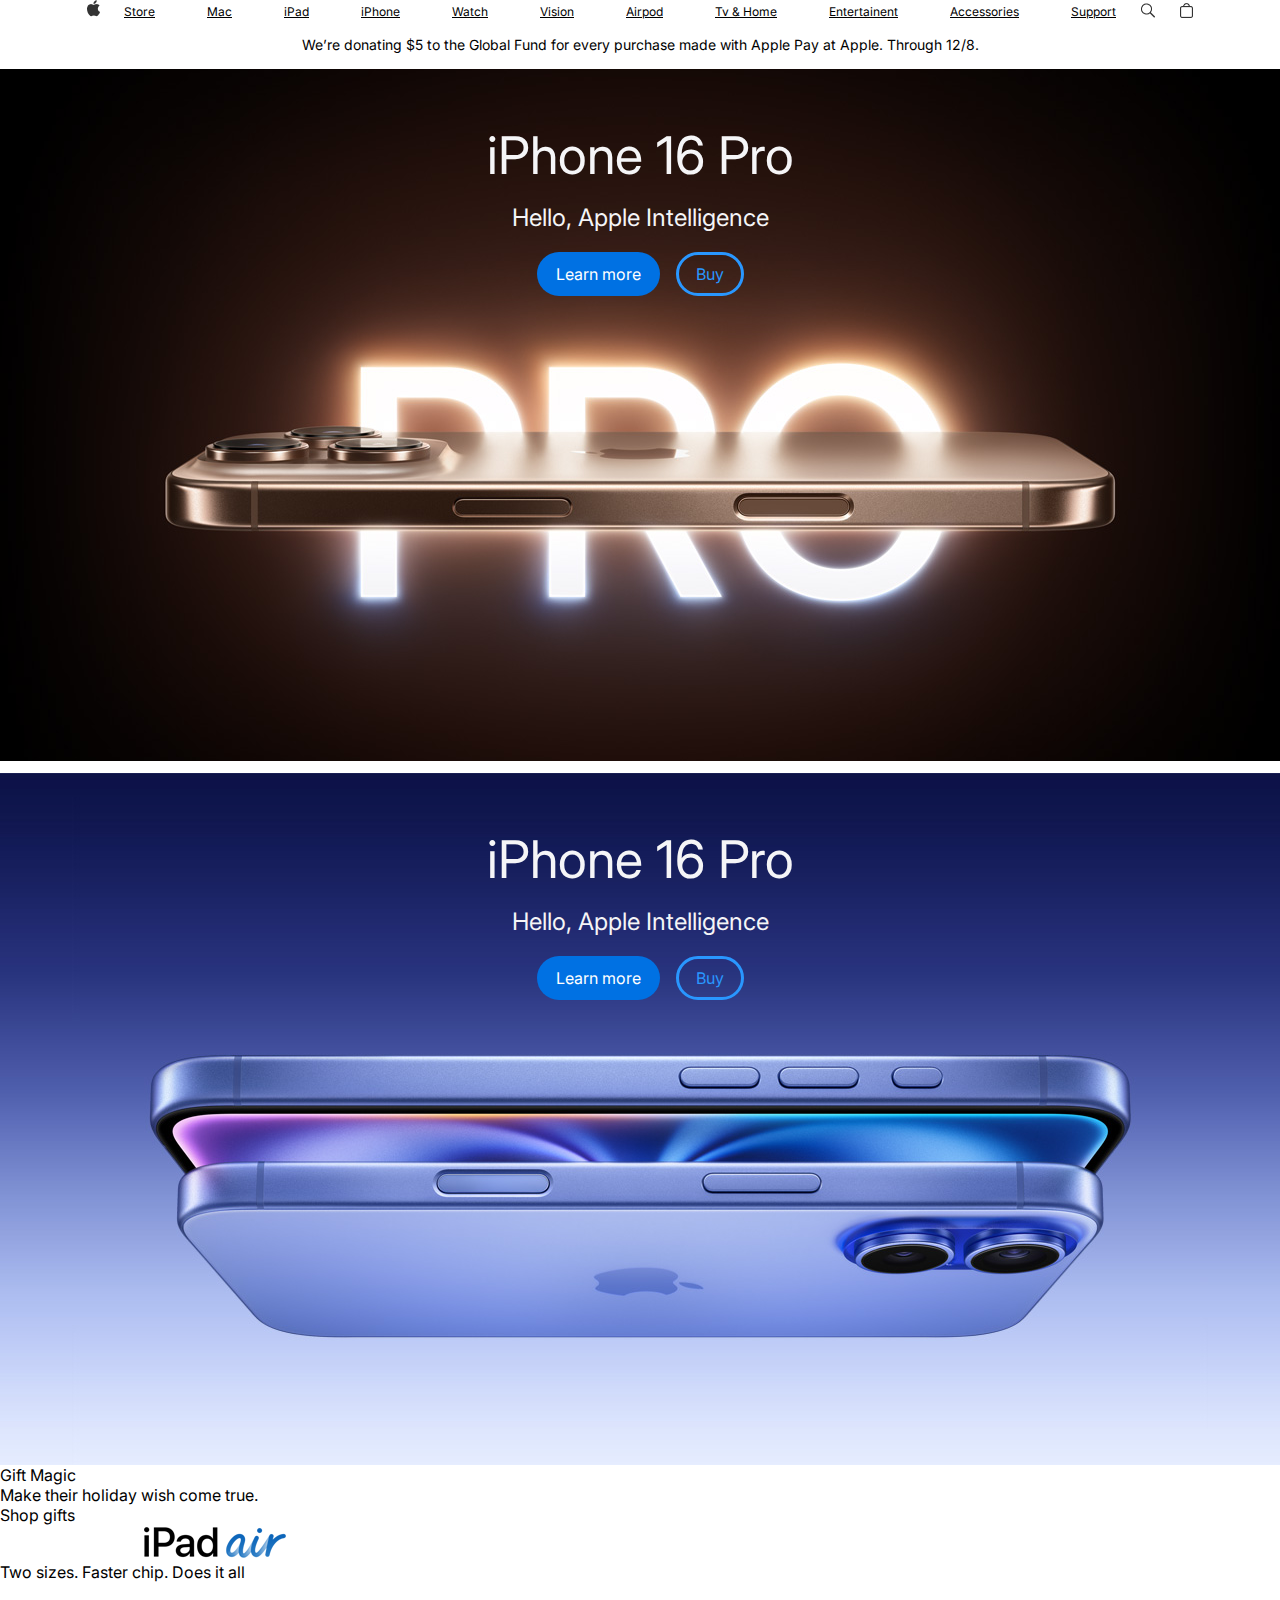
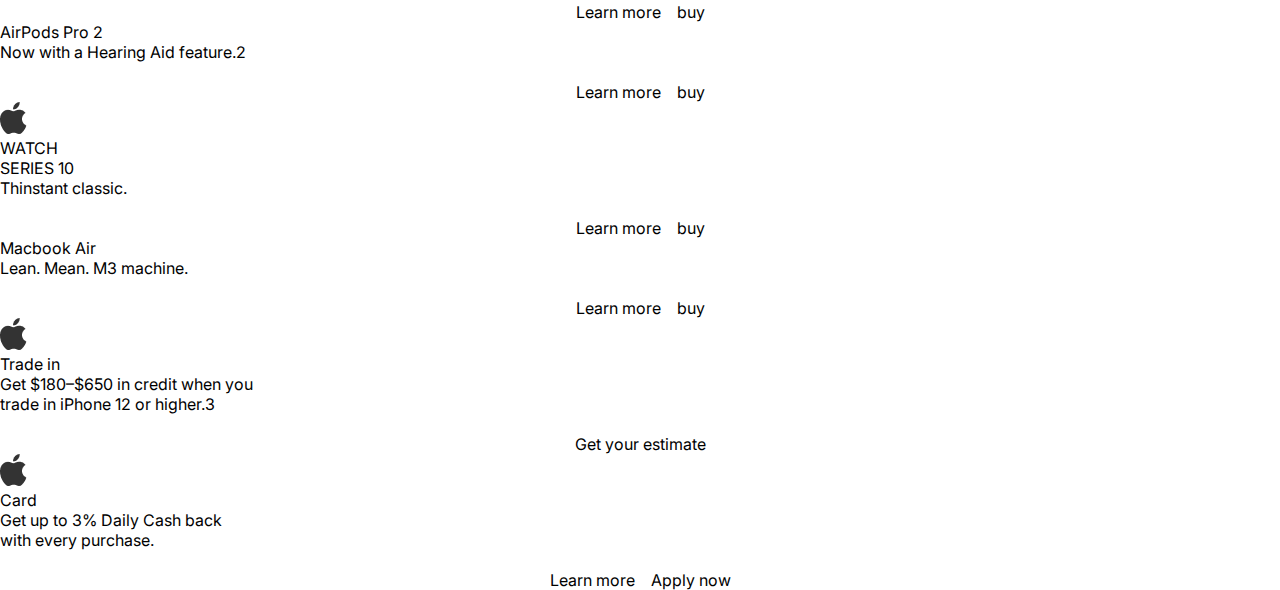
<file: index.html>
<!DOCTYPE html>

<html>

<head>

    <link rel="stylesheet" href="main.css" />

    <link rel="preconnect" href="https://fonts.googleapis.com">
    <link rel="preconnect" href="https://fonts.gstatic.com" crossorigin>
    <link
        href="https://fonts.googleapis.com/css2?family=Bebas+Neue&family=Inter:ital,opsz,wght@0,14..32,100..900;1,14..32,100..900&display=swap"
        rel="stylesheet">

<body>

    <!-- header -->

    <div class="header-vector">


        <div>
            <img class="header-vector" src="images/vc:apple.png">
        </div>

        <div class="menu-container">
            <a class="Menu" href="Store">Store</a>
            <a class="Menu" href="Store">Mac</a>
            <a class="Menu" href="Store">iPad</a>
            <a class="Menu" href="Store">iPhone</a>
            <a class="Menu" href="Store">Watch</a>
            <a class="Menu" href="Store">Vision</a>
            <a class="Menu" href="Store">Airpod</a>
            <a class="Menu" href="Store">Tv & Home</a>
            <a class="Menu" href="Store">Entertainent</a>
            <a class="Menu" href="Store">Accessories</a>
            <a class="Menu" href="Store">Support</a>
        </div>

        <div class="vector-container">
            <div>
                <img class="header-vector" src="images/Vc:search.png">
            </div>
            <div><img class="header-vector" src="images/vc:bag.png"></div>
            <div class="vector-menu"><img src="images/menu.png"></div>
        </div>



    </div>

    <!-- header 2 -->

    <div class="header-2">We’re donating $5 to the Global Fund for every purchase made with Apple Pay at Apple. Through
        12/8.
    </div>

    <!-- HERO -->

    <div class="Hero">

        <div class="iphone_16_pro_headline">iPhone 16 Pro</div>
        <div class="iphone_16_pro_subhead">Hello, Apple Intelligence</div>
        <div class="action_links">
            <div class="button-primary">Learn more</div>
            <div class="button-secondary">Buy</div>
        </div>



    </div>


    <!-- Iphone16 -->

    <div class="iphone_16_background">

        <div class="iphone_16_headline">iPhone 16 Pro</div>
        <div class="iphone_16_subhead">Hello, Apple Intelligence</div>
        <div class="action_links">
            <div class="button-primary-iphone16">Learn more</div>
            <div class="button-secondary-iphone16">Buy</div>
        </div>

    </div>

    </div>

    <!-- GIFT MAGIC -->

    <div class="Gift_magic_background">


        <div class="Gift_magic_headline">Gift Magic</div>
        <div class="Gift_magic_subhead">Make their holiday wish come true.</div>
        <div class="Gift_magic_container">
            <div class="Gift_magic_button">Shop gifts</div>
        </div>




    </div>


    <!-- PRODUCTS -->

    <div class="products">

        <div class="products-items">
            <div class="products-image"><img src="images/Heading 3.png">
            </div>
            <div class="products-items-subhead">Two sizes. Faster chip. Does it all</div>
            <div class="action_links">
                <div class="products-button-primary">Learn more</div>
                <div class="products-button-secondary">buy</div>
            </div>

        </div>

        <div class="products-items">
            <div class="products-items-headline">AirPods Pro 2</div>
            <div class="products-items-subhead">Now with a Hearing Aid feature.2</div>
            <div class="action_links">
                <div class="products-button-primary">Learn more</div>
                <div class="products-button-secondary">buy</div>
            </div>
        </div>

        <div class="products-items">
            <div class="products-items-container">
                <div class="products-image"><img src="images/apple.png"></div>
                <div class="products-items-headline">WATCH</div>
            </div>
            <div class="series10">SERIES 10</div>
            <div class="products-items-subhead">Thinstant classic.</div>
            <div class="action_links">
                <div class="products-button-primary">Learn more</div>
                <div class="products-button-secondary">buy</div>
            </div>
        </div>

        <div class="products-items">
            <div class="products-items-headline">Macbook Air</div>
            <div class="products-items-subhead">Lean. Mean. M3 machine.</div>
            <div class="action_links">
                <div class="products-button-primary">Learn more</div>
                <div class="products-button-secondary">buy</div>
            </div>
        </div>

        <div class="products-items">
            <div class="products-items-container">
                <div class="products-image"><img src="images/apple.png"></div>
                <div class="products-items-headline">Trade in</div>
            </div>
            <div class="products-items-subhead">Get $180–$650 in credit when you
                <br>trade in iPhone 12 or higher.3
            </div>
            <div class="action_links">
                <div class="products-button-primary">Get your estimate</div>
            </div>
        </div>

        <div class="products-items">
            <div class="products-items-container">
                <div class="products-image"><img src="images/apple.png"></div>
                <div class="products-items-headline">Card</div>
            </div>
            <div class="products-items-subhead">Get up to 3% Daily Cash back
                <br>with every purchase.
            </div>
            <div class="action_links">
                <div class="products-button-primary">Learn more</div>
                <div class="products-button-secondary">Apply now</div>
            </div>
        </div>




    </div>











</body>
</head>

</html>
</file>
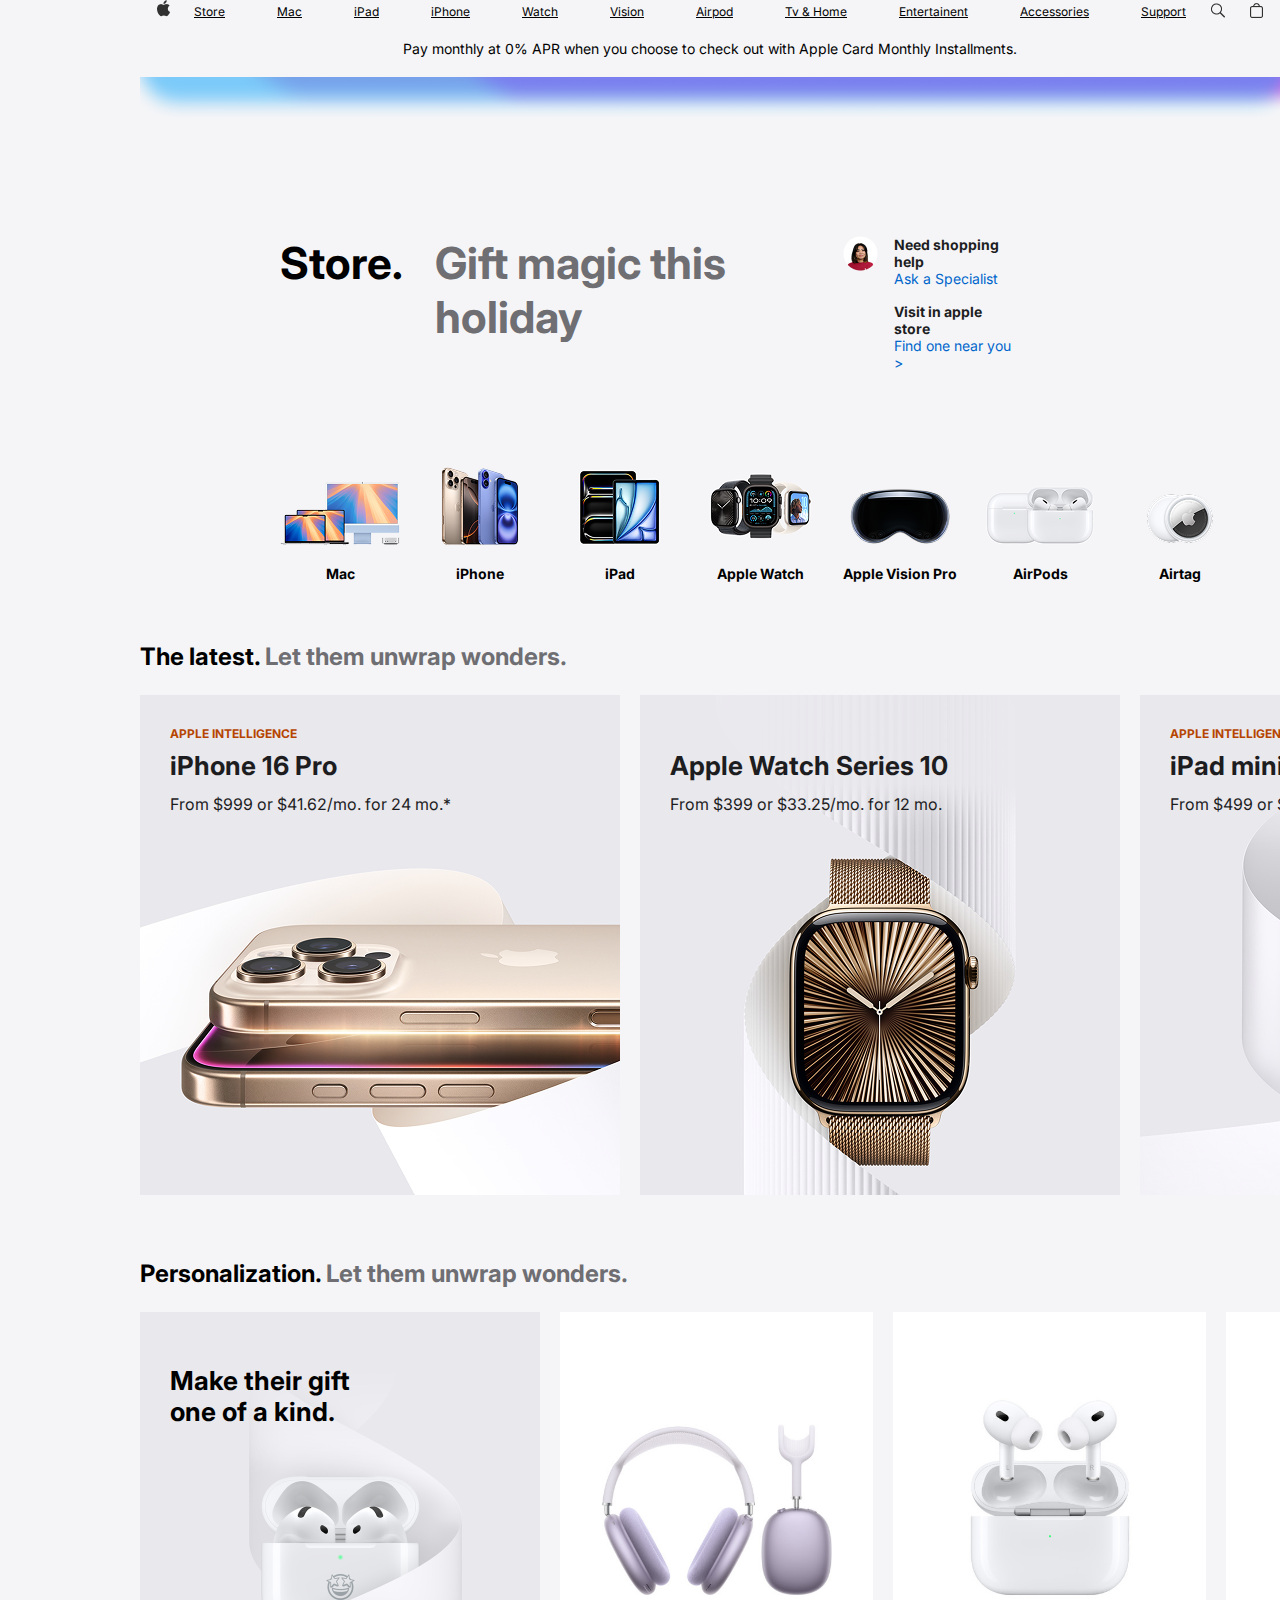
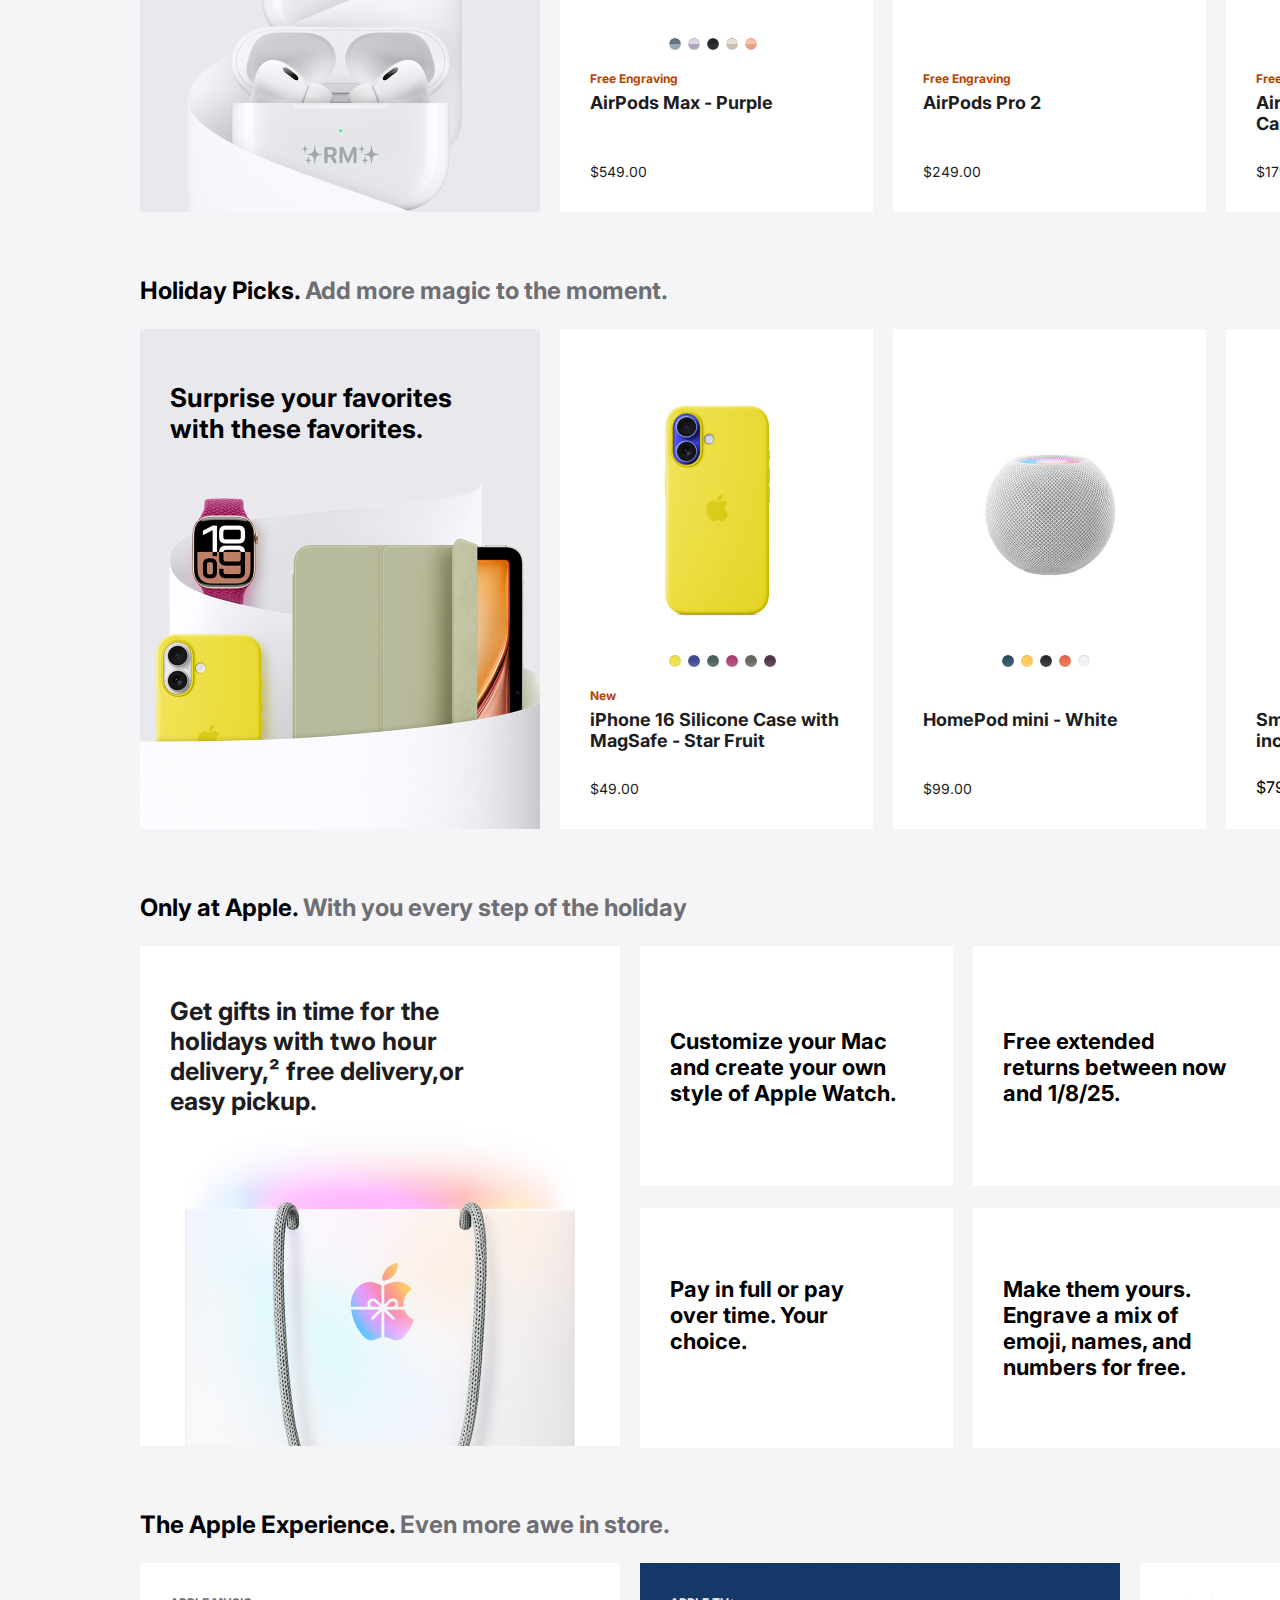
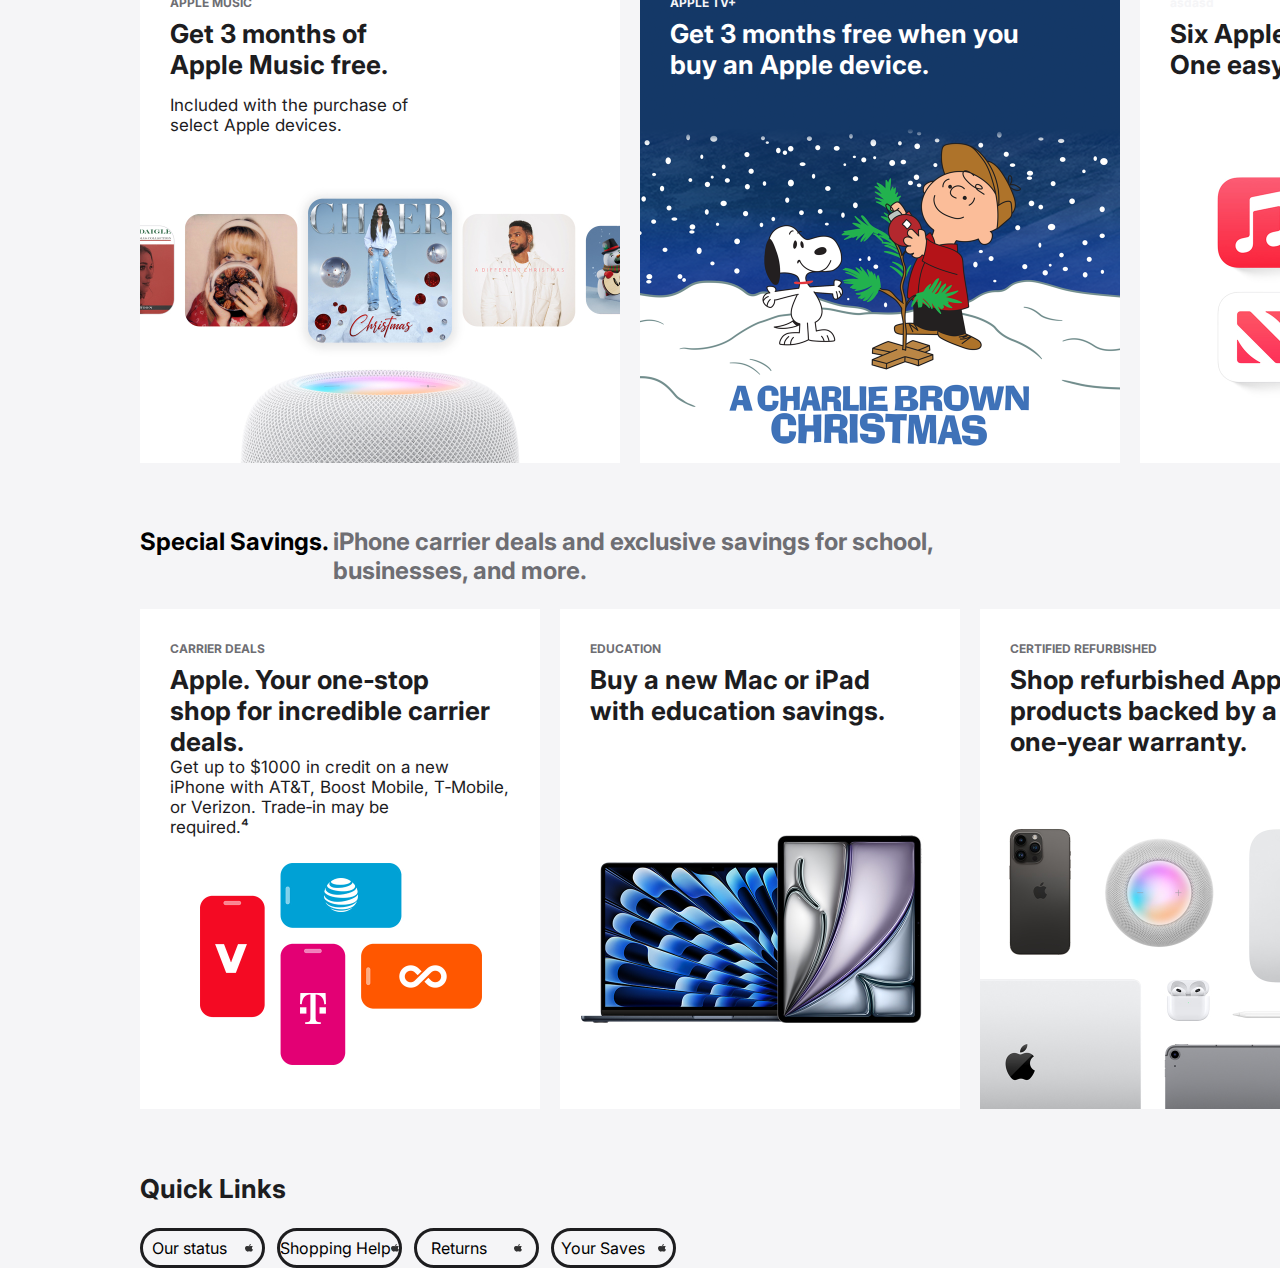
<file: web-store.html>
<!DOCTYPE html>
<html lang="en">

<head>
    <link rel="stylesheet" href="web-store.css" />

    <link rel="preconnect" href="https://fonts.googleapis.com">
    <link rel="preconnect" href="https://fonts.gstatic.com" crossorigin>
    <link
        href="https://fonts.googleapis.com/css2?family=Bebas+Neue&family=Inter:ital,opsz,wght@0,14..32,100..900;1,14..32,100..900&display=swap"
        rel="stylesheet">


    <meta charset="UTF-8">
    <meta name="viewport" content="width=device-width, initial-scale=1.0">
    <title>Document</title>
</head>

<body>

    <!-- HEADER -->

    <div class="header-vector">


        <div>
            <img class="header-vector" src="images/vc:apple.png">
        </div>

        <div class="menu-container">
            <a class="Menu" href="Store">Store</a>
            <a class="Menu" href="Store">Mac</a>
            <a class="Menu" href="Store">iPad</a>
            <a class="Menu" href="Store">iPhone</a>
            <a class="Menu" href="Store">Watch</a>
            <a class="Menu" href="Store">Vision</a>
            <a class="Menu" href="Store">Airpod</a>
            <a class="Menu" href="Store">Tv & Home</a>
            <a class="Menu" href="Store">Entertainent</a>
            <a class="Menu" href="Store">Accessories</a>
            <a class="Menu" href="Store">Support</a>
        </div>

        <div class="vector-container">
            <div>
                <img class="header-vector" src="images/Vc:search.png">
            </div>
            <div><img class="header-vector" src="images/vc:bag.png"></div>
            <div class="vector-menu"><img src="images/menu.png"></div>
        </div>
    </div>

    <!-- header 2 -->

    <div class="header-2">Pay monthly at 0% APR when you choose to check out with Apple Card Monthly Installments.
    </div>

    <div><img src="images/web-bc1.png"></div>

    <div class="container">
        <div class="row">

            <div class="rs-shop-headline">
                <div class="store-headline">Store.</div>
                <div class="gift-headline">Gift magic this holiday</div>
            </div>

            <div class="rs-shop-chatstore">
                <div><img src="images/humen.png"></div>
                <div>
                    <div class="rs-shop-chatstore-p1">Need shopping help</div>
                    <div class="rs-shop-chatstore-p2">Ask a Specialist</div>
                    <div class="rs-shop-chatstore-p1">Visit in apple store</div>
                    <div class="rs-shop-chatstore-p2">Find one near you > </div>
                </div>
            </div>
        </div>

        <div class="rf-cards">
            <div>
                <div><img src="images/store-card-13-mac-nav-202410.png"></div>
                <div class="rf-cards-title">Mac</div>
            </div>

            <div>
                <div><img src="images/store-card-13-iphone-nav-202409_GEO_US.png"></div>
                <div class="rf-cards-title">iPhone</div>
            </div>
            <div>
                <div><img src="images/store-card-13-ipad-nav-202405.png"></div>
                <div class="rf-cards-title">iPad</div>
            </div>
            <div>
                <div><img src="images/store-card-13-watch-nav-202409.png"></div>
                <div class="rf-cards-title">Apple Watch</div>
            </div>
            <div>
                <div><img src="images/store-card-13-vision-pro-nav-202401.png"></div>
                <div class="rf-cards-title">Apple Vision Pro</div>
            </div>
            <div>
                <div><img src="images/store-card-13-airpods-nav-202409.png"></div>
                <div class="rf-cards-title">AirPods</div>
            </div>
            <div>
                <div><img src="images/store-card-13-airtags-nav-202108.png"></div>
                <div class="rf-cards-title">Airtag</div>
            </div>
            <div>
                <div><img src="images/store-card-13-appletv-nav-202210.png"></div>
                <div class="rf-cards-title">Apple Tv 4K</div>
            </div>
            <div>
                <div><img src="images/store-card-13-homepod-nav-202301.png"></div>
                <div class="rf-cards-title">Homepod</div>
            </div>
            <div>
                <div><img src="images/store-card-13-accessories-nav-202409.png"></div>
                <div class="rf-cards-title">Accessories</div>
            </div>
            <div>
                <div><img src="images/store-card-13-holiday-giftcards-asit-agc-nav-202111.png"></div>
                <div class="rf-cards-title">Apple Gift Card</div>
            </div>
        </div>
    </div>

    <!-- Section 1 -->


    <div class="as-container">
        <div class="as-mainheader">The latest.</div>
        <div class="as-secondheader">Let them unwrap wonders.</div>
    </div>

    <div class="card-scroller">

        <div class="card-container">
            <div class="card-img-full"><img src="images/store-card-50-holiday-iphone-pro-202411_GEO_US.png"></div>
            <div class="card-content-info">
                <div>
                    <div class="card-content-header">APPLE INTELLIGENCE</div>
                    <div class="card-content-highlight">iPhone 16 Pro</div>
                </div>
                <div class="card-content-price">From $999 or $41.62/mo. for 24 mo.*</div>
            </div>
        </div>

        <div class="card-container">
            <div class="card-img-full"><img src="images/store-card-50-holiday-watch-s10-202411.png"></div>
            <div class="card-content-info">
                <div>
                    <div class="card-content-header"></div>
                    <div class="card-content-highlight">Apple Watch Series 10</div>

                </div>
                <div class="card-content-price">From $399 or $33.25/mo. for 12 mo.</div>
            </div>
        </div>

        <div class="card-container">
            <div class="card-img-full"><img src="images/store-card-50-holiday-ipad-mini-202411.png"></div>
            <div class="card-content-info">
                <div>
                    <div class="card-content-header">APPLE INTELLIGENCE</div>
                    <div class="card-content-highlight">iPad mini</div>

                </div>
                <div class="card-content-price">From $499 or $41.58/mo. for 12 mo.</div>
            </div>
        </div>

        <div class="card-container">
            <img class="card-img-full" src="images/aaaaaa.jpg">
            <div class="card-content-info">
                <div>
                    <div class="card-content-header">APPLE INTELLIGENCE</div>
                    <div class="card-content-highlight">MacBook Pro</div>
                </div>

                <div class="card-content-price">From $999 or $41.62/mo. for 24 mo.*</div>

            </div>

        </div>



    </div>

    <!-- Section 2 -->

    <div class="as-container">
        <div class="as-mainheader">Personalization.</div>
        <div class="as-secondheader">Let them unwrap wonders.</div>

    </div>

    <div class="card-scroller">


        <div class="card-container">
            <img class="section-2-card-img-fullf" src="images/c1.jpg">
            <div class="section-2-card-content-headerf">
                <div>Make their gift<br>one of a kind.</div>
            </div>

        </div>

        <div class="card-container">

            <div class="section-2-card-img-full-container">
                <img class="section-2-card-img-full" src="images/c2.jpg">
            </div>

            <div class="card-content-color-option">
                <img src="images/f1.jpg">
                <img src="images/f2.jpg">
                <img src="images/f3.jpg">
                <img src="images/f4.jpg">
                <img src="images/f5.jpg">
            </div>

            <div class="section-2-card-info">
                <div>
                    <div class="section-2-card-content-header">Free Engraving</div>
                    <div class="section-2-card-content-highlight">AirPods Max - Purple</div>
                </div>
                <div class="section-2-card-content-price">$549.00 </div>
            </div>

        </div>

        <div class="card-container">
            <div class="section-2-card-img-full-container">
                <img class="section-2-card-img-full" src="images/c3.jpg">
            </div>
            <div class="section-2-card-info">
                <div>
                    <div class="section-2-card-content-header">Free Engraving</div>
                    <div class="section-2-card-content-highlight">AirPods Pro 2</div>
                </div>
                <div class="section-2-card-content-price">$249.00 </div>

            </div>

        </div>

        <div class="card-container">
            <div class="section-2-card-img-full-container">
                <img class="section-2-card-img-full" src="images/c4.jpg">
            </div>
            <div class="section-2-card-info">
                <div>
                    <div class="section-2-card-content-header">Free Engraving</div>
                    <div class="section-2-card-content-highlight">AirPods 4 with Active Noise Cancellation</div>
                </div>
                <div class="section-2-card-content-price">$179.00</div>
            </div>

        </div>



        <div class="card-container">
            <div class="section-2-card-img-full-container">
                <img class="section-2-card-img-full" src="images/c5.jpg">
            </div>
            <div class="section-2-card-info">
                <div>
                    <div class="section-2-card-content-header">New</div>
                    <div class="section-2-card-content-highlight">Apple Pencil Pro</div>
                </div>
                <div class="section-2-card-content-price">$49.00</div>
            </div>

        </div>

        <div class="card-container">
            <div class="section-2-card-img-full-container">
                <img class="section-2-card-img-full" src="images/c2.jpg">
            </div>

            <div class="card-content-color-option">
                <img src="images/f1.jpg">
                <img src="images/f2.jpg">
                <img src="images/f3.jpg">
                <img src="images/f4.jpg">
                <img src="images/f5.jpg">

            </div>

            <div class="section-2-card-info">
                <div>
                    <div class="section-2-card-content-header">Free Engraving</div>
                    <div class="section-2-card-content-highlight">AirPods Max - Purple</div>
                </div>
                <div class="section-2-card-content-price">$549.00 </div>

            </div>

        </div>



    </div>

    <!-- section 3 -->

    <div class="as-container">
        <div class="as-mainheader">Holiday Picks.</div>
        <div class="as-secondheader">Add more magic to the moment.</div>

    </div>

    <div class="card-scroller">


        <div class="card-container">
            <img class="section-2-card-img-fullf" src="images/s1.jpg">
            <div class="section-2-card-content-headerf">
                <div>Surprise your favorites <br> with these favorites.</div>
            </div>
        </div>

        <div class="card-container">
            <div class="section-2-card-img-full-container">
                <img class="section-2-card-img-full" src="images/s2.jpg">
            </div>

            <div class="card-content-color-option">
                <img src="images/s2-1.jpg">
                <img src="images/s2-2.jpg">
                <img src="images/s2-3.jpg">
                <img src="images/s2-4.jpg">
                <img src="images/s2-5.jpg">
                <img src="images/s2-6.jpg">

            </div>

            <div class="section-2-card-info">
                <div>
                    <div class="section-2-card-content-header">New</div>
                    <div class="section-2-card-content-highlight">iPhone 16 Silicone Case with <br>MagSafe - Star Fruit
                    </div>
                </div>
                <div class="section-2-card-content-price">$49.00</div>
            </div>
        </div>


        <div class="card-container">
            <div class="section-2-card-img-full-container">
                <img class="section-2-card-img-full" src="images/s3.jpg">
            </div>
            <div class="card-content-color-option">
                <img src="images/s3-1.jpg">
                <img src="images/s3-2.jpg">
                <img src="images/s3-3.jpg">
                <img src="images/s3-4.jpg">
                <img src="images/s3-5.jpg">

            </div>
            <div class="section-2-card-info">
                <div>
                    <div class="section-2-card-content-header"></div>
                    <div class="section-2-card-content-highlight">HomePod mini - White</div>
                </div>
                <div class="section-2-card-content-price">$99.00</div>
            </div>
        </div>


        <div class="card-container">
            <div class="section-2-card-img-full-container">
                <img class="section-2-card-img-full" src="images/s4.jpg">
            </div>
            <div class="card-content-color-option">
                <img class="card-content-option" src="images/s4-1.jpg">
                <img class="card-content-option" src="images/s4-2.jpg">
                <img class="card-content-option" src="images/s4-3.jpg">
                <img class="card-content-option" src="images/s4-4.jpg">
            </div>

            <div class="section-2-card-info">
                <div>
                    <div class="section-2-card-content-header"></div>
                    <div class="section-2-card-content-highlight">Smart Folio for iPad Air 11 - <br> inch (M2) - Sage
                    </div>
                </div>
                <div class="section-2-card-content-price3">$79.00</div>
            </div>
        </div>

        <div class="card-container">
            <div class="section-2-card-img-full-container">
                <img class="section-2-card-img-full" src="images/s5.jpg">
            </div>
            <div class="card-content-color-option">
                <img src="images/s5-1.jpg">
                <img src="images/s5-2.jpg">
                <img src="images/s5-3.jpg">


            </div>
            <div class="section-2-card-info">
                <div>
                    <div class="section-2-card-content-header">New</div>
                    <div class="section-2-card-content-highlight">Beats Solo 4 - On-Ear <br> Wireless Headphones - Slate
                        <br>Blue
                    </div>
                </div>

                <div class="section-2-card-content-price">$79.00</div>

            </div>
        </div>



        <div class="card-container">
            <div class="section-2-card-img-full-container">
                <img class="section-2-card-img-full" src="images/s2.jpg">
            </div>

            <div class="card-content-color-option">
                <img src="images/s2-1.jpg">
                <img src="images/s2-2.jpg">
                <img src="images/s2-3.jpg">
                <img src="images/s2-4.jpg">
                <img src="images/s2-5.jpg">
                <img src="images/s2-6.jpg">

            </div>

            <div class="section-2-card-info">
                <div>
                    <div class="section-2-card-content-header">New</div>
                    <div class="section-2-card-content-highlight">iPhone 16 Silicone Case with <br>MagSafe - Star Fruit
                    </div>
                </div>
                <div class="section-2-card-content-price">$49.00</div>
            </div>
        </div>
    </div>

    <!-- Section 3 -->

    <div class="as-container">
        <div class="as-mainheader">Only at Apple.</div>
        <div class="as-secondheader">With you every step of the holiday</div>
    </div>

    <div class="section-3-container">

        <div>
            <img class="section-3-image" src="images/g3.jpg">
            <div class="section-3-description">Get gifts in time for the holidays with two hour delivery,² free
                delivery,or easy pickup.
            </div>
        </div>

        <div class="section-3-image-half-container">
            <div class="section-3-image-half">
                <div class="text-1">Customize your Mac <br> and create your own <br>style of Apple Watch.</div>
            </div>
            <div class="section-3-image-half">
                <div class="text-1">Free extended <br>returns between now <br> and 1/8/25.</div>
            </div>
            <div class="section-3-image-half">
                <div class="text-2">Pay in full or pay <br>over time. Your <br> choice.</div>
            </div>
            <div class="section-3-image-half">
                <div class="text-2">Make them yours. <br>Engrave a mix of <br>emoji, names, and <br> numbers for free.
                </div>
            </div>
        </div>

        <div><img class="section-3-image" src="images/g2.jpg">
            <div class="section-3-2-description">Trade in your current <br>device. Get credit toward a <br>new one.³
            </div>
        </div>

        <div><img class="section-3-image" src="images/g1.jpg">
            <div class="section-3-3-description">Find gifts with an Apple <br> Specialist in a store or <br>online.
            </div>
        </div>

    </div>

    <div class="as-container">
        <div class="as-mainheader">The Apple Experience.</div>
        <div class="as-secondheader">Even more awe in store.</div>
    </div>



    <div class="card-scroller">

        <div class="card-container">
            <img class="card-img-full" src="images/r1.jpg">

            <div class="apple-container">
                <div>
                    <div class="tittle">APPLE MUSIC</div>
                    <div class="apple-description">Get 3 months of <br>
                        Apple Music free.</div>
                </div>
                <div class="p1">Included with the purchase of <br>
                    select Apple devices.</div>
            </div>
        </div>

        <div class="card-container">
            <img class="card-img-full" src="images/r2.png">

            <div class="apple-container">
                <div>
                    <div class="tittle-2">APPLE TV+</div>
                    <div class="apple-description-2">Get 3 months free when you <br>buy an Apple device.</div>
                </div>
                <div class="p1"></div>
            </div>
        </div>

        <div class="card-container">
            <img class="card-img-full" src="images/r3.jpg">

            <div class="apple-container">
                <div>
                    <div class="tittle-2">asdasd</div>
                    <div class="apple-description">Six Apple services. <br>
                        One easy subscription.
                    </div>
                </div>
                <div class="p1"></div>
            </div>
        </div>

        <div class="card-container">
            <img class="card-img-full" src="images/r4.jpg">

            <div class="apple-container">
                <div>
                    <div class="tittle">APPLE INTELLIGENCE</div>
                    <div class="apple-description">New features for writing,<br> focus,communication, and <br> more.
                    </div>
                </div>
                <div class="p1"></div>
            </div>
        </div>

    </div>

    <div class="as-container">
        <div style="width: 831px; display: flex; flex-wrap: wrap;">
            <div class="as-mainheader">Special Savings.</div>
            <div class="as-secondheader">iPhone carrier deals and exclusive savings for school, <br>businesses, and
                more.
            </div>

        </div>
    </div>

    <div class="card-scroller">

        <div class="card-container">
            <img class="card-img-full-2" src="images/t1.jpg">

            <div class="apple-container">
                <div>
                    <div class="tittle">CARRIER DEALS</div>
                    <div class="apple-description">Apple. Your one‑stop <br> shop for incredible carrier <br>deals.
                    </div>
                </div>
                <div class="p1">Get up to $1000 in credit on a new <br>iPhone with AT&T, Boost Mobile, T‑Mobile,<br> or
                    Verizon.
                    Trade‑in may be <br>required.⁴</div>
            </div>
        </div>

        <div class="card-container">
            <img class="card-img-full-2" src="images/t2.jpg">

            <div class="apple-container">
                <div>
                    <div class="tittle">EDUCATION</div>
                    <div class="apple-description">Buy a new Mac or iPad <br> with education savings.
                    </div>
                </div>
                <div class="p1"></div>
            </div>
        </div>

        <div class="card-container">
            <img class="card-img-full-2" src="images/t3.jpg">

            <div class="apple-container">
                <div>
                    <div class="tittle">CERTIFIED REFURBISHED</div>
                    <div class="apple-description">Shop refurbished Apple <br>products backed by a <br>
                        one‑year warranty.
                    </div>
                </div>
                <div class="p1"></div>
            </div>
        </div>

        <div class="card-container">
            <img class="card-img-full-2" src="images/t4.jpg">

            <div class="apple-container">
                <div>
                    <div class="tittle-2">BUSINESS</div>
                    <div class="apple-description-2">From enterprise to <br>small business, we’ll <br>work with you.
                    </div>
                </div>
                <div class="p1"></div>
            </div>
        </div>

        <div class="card-container">
            <img class="card-img-full-2" src="images/t5.jpg">

            <div class="apple-container">
                <div>
                    <div class="tittle">GOVERNMENT</div>
                    <div class="apple-description">Special pricing is available <br>
                        for state, local, and federal <br>
                        agencies.
                    </div>
                </div>
                <div class="p1"></div>
            </div>
        </div>
    </div>

    <div class="quick-links-tittle">Quick Links</div>

    <div class="quick-links-container">
        <div class="quick-links-list">
            <div class="q-button">Our status</div>
            <img class="q-img" src="images/Vector.png">
        </div>

        <div class="quick-links-list">
            <div class="q-button">Shopping Help</div>
            <img class="q-img" src="images/Vector.png">
        </div>

        <div class="quick-links-list">
            <div class="q-button">Returns</div>
            <img class="q-img" src="images/Vector.png">
        </div>

        <div class="quick-links-list">
            <div class="q-button">Your Saves</div>
            <img class="q-img" src="images/Vector.png">
        </div>
    </div>


</body>

</html>
</file>
<file: main.css>
* {
    margin: 0;
    padding: 0;
    box-sizing: border-box;
    font-family: "Inter", sans-serif;
    ;

}

/* header */

.header-vector {
    display: flex;
    justify-content: center;
}

.vector-menu {
    display: none;
}

.vector-container {
    display: flex;
    gap: 24px;
    justify-content: center;
    align-items: center;
}

.Menu {
    font-size: 12px;
    color: rgba(0, 0, 0, 1);
    font-family: ();
    padding: 24px;
    margin: auto;
}

@media (max-width:1000px) {
    .menu-container {
        display: none;
    }

    .header-vector {
        justify-content: space-between;
    }

    .vector-menu {
        display: block
    }

    .vector-container {
        gap: 15.5px;
    }
}



/* header 2 */

.header-2 {
    font-size: 14px;
    display: flex;
    justify-content: center;
    padding: 16px;
    text-align: center;
}

@media (max-width:1000px) {
    .header-2 {
        display: flex;
        justify-content: center;
        padding: 12px;
    }
}

@media (max-width:390px) {
    .header-2 {
        display: flex;
        justify-content: center;
        padding: 0;
    }
}

/* HERO */

.Hero {
    background-image: url(images/Background.png);
    background-repeat: no-repeat;
    margin: auto;
    background-size: cover;
    height: 692px;
    width: 100%;
    background-position: center;
}

.Hero_small_size {
    background-image: url(images/herp_small_size.png);
    background-repeat: no-repeat;
    margin: auto;
    background-size: cover;
    height: 500px;
    width: 100%;
    background-position: center;
    display: none;
}

.iphone_16_pro_headline {
    display: flex;
    justify-content: center;
    padding-top: 55px;
    font-size: 52px;
    color: rgba(245, 245, 247, 1);
}

.iphone_16_pro_subhead {
    display: flex;
    justify-content: center;
    margin-top: 16px;
    font-size: 24px;
    color: rgba(245, 245, 247, 1);
}

.action_links {
    display: flex;
    justify-content: center;
    gap: 16px;
    margin-top: 20px;
    font-size: 16px;
}

.button-primary {
    width: 123px;
    height: 44px;
    border-radius: 120px;
    background-color: rgba(0, 113, 227, 1);
    display: flex;
    justify-content: center;
    align-items: center;
    color: rgba(255, 255, 255, 1);

}

.button-secondary {
    width: 68px;
    height: 44px;
    border-radius: 120px;
    border: solid;
    border-color: rgba(41, 151, 255, 1);
    display: flex;
    justify-content: center;
    align-items: center;
    color: rgba(41, 151, 255, 1);
}

@media (max-width:420px) {
    .Hero {
        background-image: url(images/herp_small_size.png);
        height: 500px;
    }

    .iphone_16_pro_headline {
        padding-top: 350px;
        font-size: 30px;
    }

    .iphone_16_pro_subhead {
        font-size: 18px;
    }
    
    .button-primary {
        width:  107px;
        height: 36px;
    }
    .button-secondary {
        width: 66px;
        height: 36px;
    }
}






/* Iphone16 */

.iphone_16_background {
    background-image: url(images/Figure.png);
    background-repeat: no-repeat;
    margin: auto;
    background-size: cover;
    height: 692px;
    width: 100%;
    background-position: center;
    margin-top: 12px
}

.iphone_16_headline {
    display: flex;
    justify-content: center;
    padding-top: 55px;
    font-size: 52px;
    color: rgba(245, 245, 247, 1);
}

.iphone_16_subhead {
    display: flex;
    justify-content: center;
    margin-top: 16px;
    font-size: 24px;
    color: rgba(245, 245, 247, 1);
}

.action_links {
    display: flex;
    justify-content: center;
    gap: 16px;
    margin-top: 20px;
    font-size: 16px;
}

.button-primary-iphone16 {
    width: 123px;
    height: 44px;
    border-radius: 120px;
    background-color: rgba(0, 113, 227, 1);
    display: flex;
    justify-content: center;
    align-items: center;
    color: rgba(255, 255, 255, 1);

}

.button-secondary-iphone16 {
    width: 68px;
    height: 44px;
    border-radius: 120px;
    border: solid;
    border-color: rgba(41, 151, 255, 1);
    display: flex;
    justify-content: center;
    align-items: center;
    color: rgba(41, 151, 255, 1);
}





.b4 {
    width: 68px;
    height: 44px;
    border-radius: 120px;
    border: solid;
    border-color: rgba(255, 255, 255, 1);
    display: flex;
    justify-content: center;
    align-items: center;
    color: rgba(255, 255, 255, 1);

}

.s3-p1 {
    display: flex;
    justify-content: center;
    font-size: 52px;
    padding-top: 446px;
}

.s3-p2 {
    display: flex;
    justify-content: center;
    font-size: 24px;
    margin-top: 12px;

}

.s3-p3 {
    display: flex;
    justify-content: center;
    font-size: 16px;
    margin-top: 16px;
    width: 114px;
    height: 44px;
    border-radius: 120px;
    background-color: rgba(0, 113, 227, 1);
    align-items: center;
    color: rgba(255, 255, 255, 1);


}

.s4-p1 {
    display: flex;
    justify-content: center;
    padding-top: 58px;
    font-size: 52px;
}

.s4-p2 {
    display: flex;
    justify-content: center;
    margin-top: 16px;
    font-size: 24px;
}

.style2-button {
    display: flex;
    justify-content: center;
    gap: 16px;
    margin-top: 20px;
    font-size: 16px;
}

.style2-b1 {
    width: 123px;
    height: 44px;
    border-radius: 120px;
    color: rgba(255, 255, 255, 1);
    background-color: rgba(0, 113, 227, 1);
    display: flex;
    justify-content: center;
    align-items: center;

}

.style2-b2 {
    width: 68px;
    height: 44px;
    border-radius: 120px;
    border: solid;
    border-color: rgba(41, 151, 255, 1);
    display: flex;
    justify-content: center;
    align-items: center;
    color: rgba(41, 151, 255, 1);

}
</file>
<file: web-store.css>
* {
    margin: 0;
    padding: 0;
    box-sizing: border-box;
    font-family: "Inter", sans-serif;


}

body {
    max-width: 1920px;
    background-color: rgba(245, 245, 247, 1);
    margin-left: 140px;

}


/* header */

.header-vector {
    display: flex;
    justify-content: center;
}

.vector-menu {
    display: none;
}

.vector-container {
    display: flex;
    gap: 24px;
    justify-content: center;
    align-items: center;
}

.Menu {
    font-size: 12px;
    color: rgba(0, 0, 0, 1);
    font-family: ();
    padding: 24px;
    margin: auto;
}

/* Header 2 */

.header-2 {
    font-size: 14px;
    display: flex;
    justify-content: center;
    padding: 20px;
    text-align: center;
}

.container {
    margin-left: 140px;
}

.row {
    display: flex;
    justify-content: space-between;
    padding-top: 80px;
    padding-bottom: 80px;
}

.rs-shop-headline {
    display: flex;
    gap: 32px;

}

.store-headline {
    font-size: 44px;
    font-weight: 700;
}

.gift-headline {
    font-size: 44px;
    color: rgba(110, 110, 115, 1);
    font-weight: 700;
}

.rs-shop-chatstore {
    display: flex;
    gap: 16px;
    margin-right: 260px;
}

.rs-shop-chatstore-p1 {
    font-size: 14px;
    color: rgba(29, 29, 31, 1);
    font-weight: 700;
}

.rs-shop-chatstore-p2 {
    font-size: 14px;
    color: rgba(0, 102, 204, 1);
    margin-bottom: 16px;
}

.rf-cards {
    display: flex;
    gap: 20px;
}

.rf-cards-title {
    display: flex;
    justify-content: center;
}

.rf-cards-title {
    display: flex;
    justify-content: center;
    font-size: 14px;
    font-weight: 700;
    margin-top: 16px;
}


/* Section 1 */

.as-container {
    display: flex;
    margin-top: 60px;
}

.as-mainheader {
    font-size: 24px;
    font-weight: 700;
}

.as-secondheader {
    font-size: 24px;
    font-weight: 700;
    color: rgba(110, 110, 115, 1);
    margin-left: 4px;
    margin-bottom: 24px;
}



.card-scroller {
    display: flex;
    gap: 20px;

    overflow: scroll;

}

.card-container {
    position: relative
}

.card-img-full {
    width: 480px;
    height: 500px;
    ;

}

.card-content-info {
    position: absolute;
    top: 31px;
    margin-left: 30px;
    display: flex;
    flex-direction: column;
    height: 88px;
    justify-content: space-between;
}



.card-content-header {
    color: rgba(182, 68, 0, 1);
    font-weight: 700;
    font-size: 12px;

    margin-bottom: 9px;
    height: 14.5px;
}

.card-content-highlight {
    color: rgba(29, 29, 31, 1);
    font-size: 26px;
    font-weight: 700;


}

.card-content-price {
    color: rgba(29, 29, 31, 1);
}



.card-scroller:nth-child(2) .card-img-full {
    width: 400px;
}

/* Section 2 */

.section-2-card-img-fullf {
    width: 400px;
    height: 500px;
}

.section-2-card-content-headerf {
    font-size: 26px;
    font-weight: 700;
    position: absolute;
    top: 53px;
    left: 30px;
}

.section-2-card-img-full-container {
    background-color: rgba(255, 255, 255, 1);
    width: 313px;
    height: 500px
}

.section-2-card-img-full {
    width: 230px;
    height: 230px;
    margin-left: 41.5px;
    margin-top: 71px;
}

.card-content-color-option {
    display: flex;
    position: absolute;
    top: 326px;
    margin-left: 109px;
    gap: 7px;
    width: 12px;
    height: 12px;
}


.section-2-card-info {
    position: absolute;
    top: 359px;
    left: 30px;
    display: flex;
    flex-direction: column;
    height: 109px;
    justify-content: space-between;
}

.section-2-card-content-header {
    color: rgba(182, 68, 0, 1);
    font-size: 12px;
    font-weight: 700;
    height: 15px;
    margin-bottom: 6px
}

.section-2-card-content-highlight {
    color: rgba(29, 29, 31, 1);
    font-size: 18px;
    font-weight: 700;
}

.section-2-card-content-price {
    color: rgba(29, 29, 31, 1);
    font-size: 14px;

}

/* section3 */

.section-3-container {
    display: flex;
    position: relative;
    overflow: scroll;
    gap: 20px;
}




.section-3-image {
    width: 480px;
    height: 500px;
}

.section-3-description {
    font-size: 25px;
    font-weight: 700;
    color: rgba(29, 29, 31, 1);
    position: absolute;
    top: 50px;
    left: 30px;
    width: 305px;
    height: 130px;
}

.section-3-image-half-container {
    display: flex;
    width: 647px;

    padding-top: 0;
    flex-wrap: wrap;
    flex-shrink: 0;
    gap: 20px;

}

.section-3-image-half {
    width: 313px;
    height: 240px;
    background-color: rgba(255, 255, 255, 1);
    font-size: 22px;
    font-weight: 700;
}

.text-1 {
    margin: 82px 0 0 30px;
}

.text-2 {
    margin: 68px 0 0 30px;
}

.section-3-2-description {
    font-size: 25px;
    font-weight: 700;
    color: rgba(29, 29, 31, 1);
    position: absolute;
    top: 50px;
    left: 1196px;
    width: 305px;
    height: 130px;
}

.section-3-3-description {
    font-size: 25px;
    font-weight: 700;
    color: rgba(29, 29, 31, 1);
    position: absolute;
    top: 50px;
    left: 1700px;
    width: 305px;
    height: 130px;
}

.tittle {
    font-size: 12px;
    color: rgba(110, 110, 115, 1);
    font-weight: 700;

}

.tittle-2 {
    font-size: 12px;
    color: rgba(245, 245, 247, 1);
    font-weight: 700;

}

.apple-description {
    font-size: 26px;
    color: rgba(29, 29, 31, 1);
    font-weight: 700;
    margin-top: 8px;
}

.p1 {
    font-size: 17px;
    color: rgba(29, 29, 31, 1);
}

.apple-container {
    position: absolute;
    display: flex;
    flex-direction: column;
    height: 140px;
    justify-content: space-between;
    top: 32px;
    left: 30px;

}

.a-container {
    top: 32px;
    left: 30px;
}

.apple-description-2 {
    font-size: 26px;
    color: rgba(255, 255, 255, 1);
    font-weight: 700;
    margin-top: 8px;
}

.card-img-full-2 {
    width: 400px;
    height: 500px;
}

.quick-links-tittle {
    margin-top: 60px;
    font-size: 26px;
    font-weight: 700;
    color: rgba(29, 29, 31, 1);
    margin-bottom: 24px;
}

.quick-links-list {
    display: flex;
    width: 125px;
    height: 40px;
    border: solid rgba(29, 29, 31, 1);
    justify-content: space-around;
    border-radius: 120px;
    align-items: center;
    text-align: center;
}

.q-img {
    width: 8px;
    height: 8px;
}

.quick-links-container {
    display: flex;
    gap: 12px;
}
</file>
